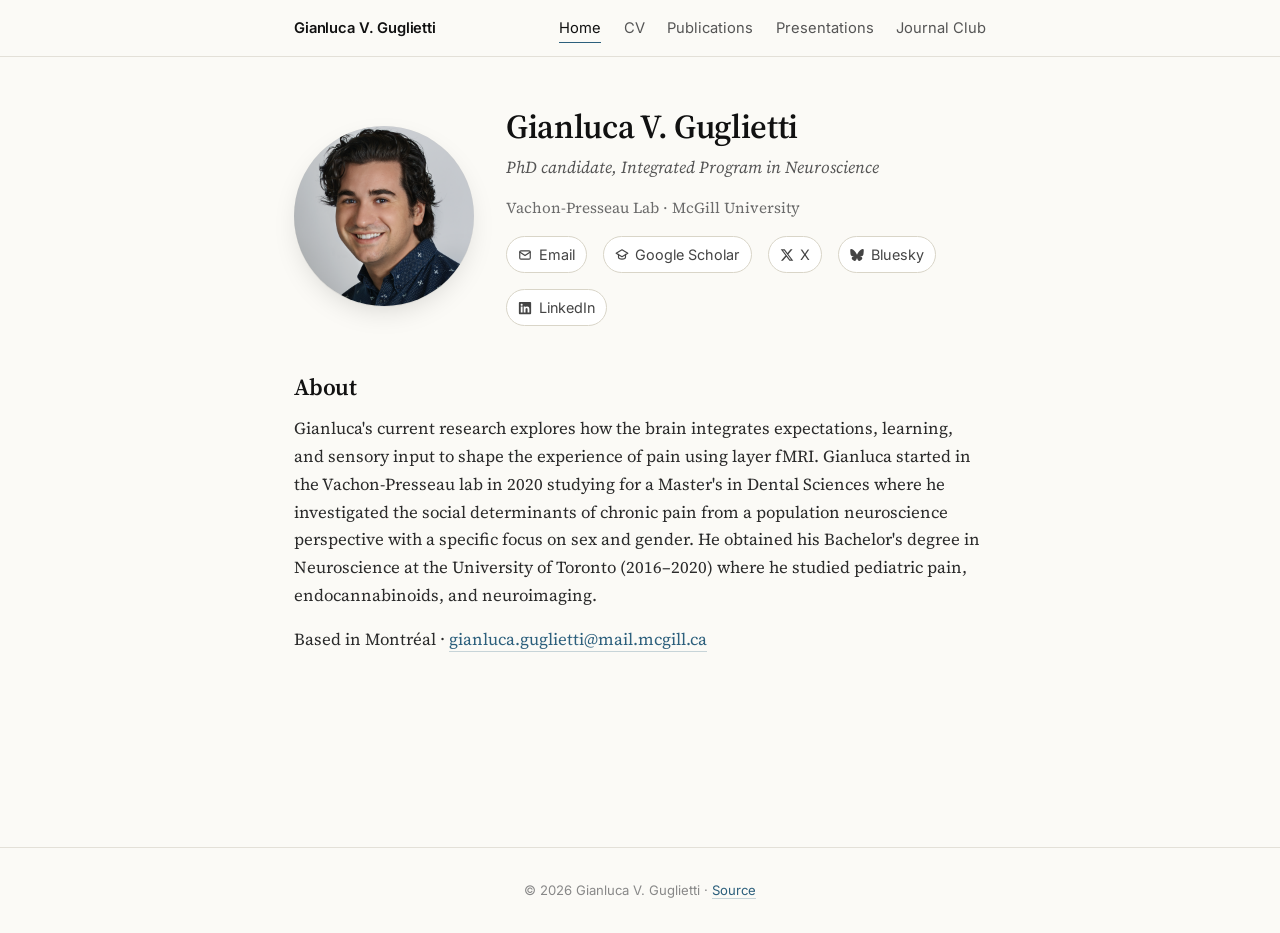
<file: index.html>
<!doctype html>
<html lang="en">
<head>
  <meta charset="utf-8" />
  <meta name="viewport" content="width=device-width, initial-scale=1" />
  <title>Gianluca V. Guglietti — Computational Neuroscience of Pain</title>
  <meta name="description" content="Gianluca V. Guglietti, PhD candidate in the Integrated Program in Neuroscience at McGill University. Layer fMRI, pain expectation, and learning." />
  <link rel="preconnect" href="https://fonts.googleapis.com" />
  <link rel="preconnect" href="https://fonts.gstatic.com" crossorigin />
  <link href="https://fonts.googleapis.com/css2?family=Inter:wght@400;500;600&family=Source+Serif+4:ital,wght@0,400;0,600;1,400&display=swap" rel="stylesheet" />
  <link rel="stylesheet" href="assets/css/style.css" />
</head>
<body>
  <nav class="site-nav">
    <div class="site-nav__inner">
      <a href="index.html" class="site-nav__brand">Gianluca V. Guglietti</a>
      <ul class="site-nav__links">
        <li><a href="index.html" class="active">Home</a></li>
        <li><a href="cv.html">CV</a></li>
        <li><a href="publications.html">Publications</a></li>
        <li><a href="presentations.html">Presentations</a></li>
        <li><a href="journal-club.html">Journal Club</a></li>
      </ul>
    </div>
  </nav>

  <main class="page">
    <section class="hero">
      <div class="hero__photo">
        <img src="assets/img/headshot.png" alt="Portrait of Gianluca V. Guglietti" />
      </div>
      <div>
        <h1 class="hero__name">Gianluca V. Guglietti</h1>
        <p class="hero__role">PhD candidate, Integrated Program in Neuroscience</p>
        <p class="hero__affil">Vachon-Presseau Lab &middot; McGill University</p>
        <div class="socials" aria-label="Contact and profiles">
          <a href="mailto:gianluca.guglietti@mail.mcgill.ca" aria-label="Email">
            <svg viewBox="0 0 24 24" fill="none" stroke="currentColor" stroke-width="2" stroke-linecap="round" stroke-linejoin="round" aria-hidden="true"><rect x="3" y="5" width="18" height="14" rx="2"/><path d="M3 7l9 6 9-6"/></svg>
            Email
          </a>
          <a href="https://scholar.google.com/citations?user=gM86wgoAAAAJ" target="_blank" rel="noopener" aria-label="Google Scholar">
            <svg viewBox="0 0 24 24" fill="none" stroke="currentColor" stroke-width="2" stroke-linecap="round" stroke-linejoin="round" aria-hidden="true"><path d="M12 3L2 9l10 6 10-6-10-6z"/><path d="M6 11v5c0 1.5 3 3 6 3s6-1.5 6-3v-5"/></svg>
            Google Scholar
          </a>
          <a href="https://x.com/gvg_neuro" target="_blank" rel="noopener" aria-label="X (Twitter)">
            <svg viewBox="0 0 24 24" fill="currentColor" aria-hidden="true"><path d="M18.244 2.25h3.308l-7.227 8.26 8.502 11.24h-6.66l-5.214-6.817L4.99 21.75H1.68l7.73-8.835L1.254 2.25h6.832l4.713 6.231 5.445-6.231zm-1.161 17.52h1.833L7.084 4.126H5.117L17.083 19.77z"/></svg>
            X
          </a>
          <a href="https://bsky.app/profile/gvg-neuro.bsky.social" target="_blank" rel="noopener" aria-label="Bluesky">
            <svg viewBox="0 0 600 530" fill="currentColor" aria-hidden="true"><path d="m135.72 44.03c66.496 49.921 138.02 151.14 164.28 205.46 26.262-54.316 97.782-155.54 164.28-205.46 47.98-36.021 125.72-63.892 125.72 24.795 0 17.712-10.155 148.79-16.111 170.07-20.703 73.984-96.144 92.854-163.25 81.433 117.3 19.964 147.14 86.092 82.697 152.22-122.39 125.59-175.91-31.511-189.63-71.766-2.514-7.3797-3.6904-10.832-3.7077-7.8964-0.0174-2.9357-1.1937 0.51669-3.7077 7.8964-13.714 40.255-67.233 197.36-189.63 71.766-64.444-66.128-34.605-132.26 82.697-152.22-67.108 11.421-142.55-7.4491-163.25-81.433-5.9562-21.282-16.111-152.36-16.111-170.07 0-88.687 77.742-60.816 125.72-24.795z"/></svg>
            Bluesky
          </a>
          <a href="https://www.linkedin.com/in/gianluca-guglietti-507228327" target="_blank" rel="noopener" aria-label="LinkedIn">
            <svg viewBox="0 0 448 512" fill="currentColor" aria-hidden="true"><path d="M416 32H31.9C14.3 32 0 46.5 0 64.3v383.4C0 465.5 14.3 480 31.9 480H416c17.6 0 32-14.5 32-32.3V64.3c0-17.8-14.4-32.3-32-32.3zM135.4 416H69V202.2h66.5V416zm-33.2-243c-21.3 0-38.5-17.3-38.5-38.5S80.9 96 102.2 96c21.2 0 38.5 17.3 38.5 38.5 0 21.3-17.2 38.5-38.5 38.5zm282.1 243h-66.4V312c0-24.8-.5-56.7-34.5-56.7-34.6 0-39.9 27-39.9 54.9V416h-66.4V202.2h63.7v29.2h.9c8.9-16.8 30.6-34.5 62.9-34.5 67.2 0 79.7 44.3 79.7 101.9V416z"/></svg>
            LinkedIn
          </a>
        </div>
      </div>
    </section>

    <section class="about">
      <h2>About</h2>
      <p>
        Gianluca's current research explores how the brain integrates expectations, learning,
        and sensory input to shape the experience of pain using layer fMRI. Gianluca started
        in the Vachon-Presseau lab in 2020 studying for a Master's in Dental Sciences where
        he investigated the social determinants of chronic pain from a population neuroscience
        perspective with a specific focus on sex and gender. He obtained his Bachelor's degree
        in Neuroscience at the University of Toronto (2016–2020) where he studied pediatric
        pain, endocannabinoids, and neuroimaging.
      </p>
      <p class="muted small">
        Based in Montréal &middot;
        <a href="mailto:gianluca.guglietti@mail.mcgill.ca">gianluca.guglietti@mail.mcgill.ca</a>
      </p>
    </section>
  </main>

  <footer class="site-footer">
    &copy; <span id="year">2026</span> Gianluca V. Guglietti &middot;
    <a href="https://github.com/Gianluca-Guglietti/gvg-neuro" target="_blank" rel="noopener">Source</a>
  </footer>
  <script>document.getElementById('year').textContent = new Date().getFullYear();</script>
</body>
</html>
</file>
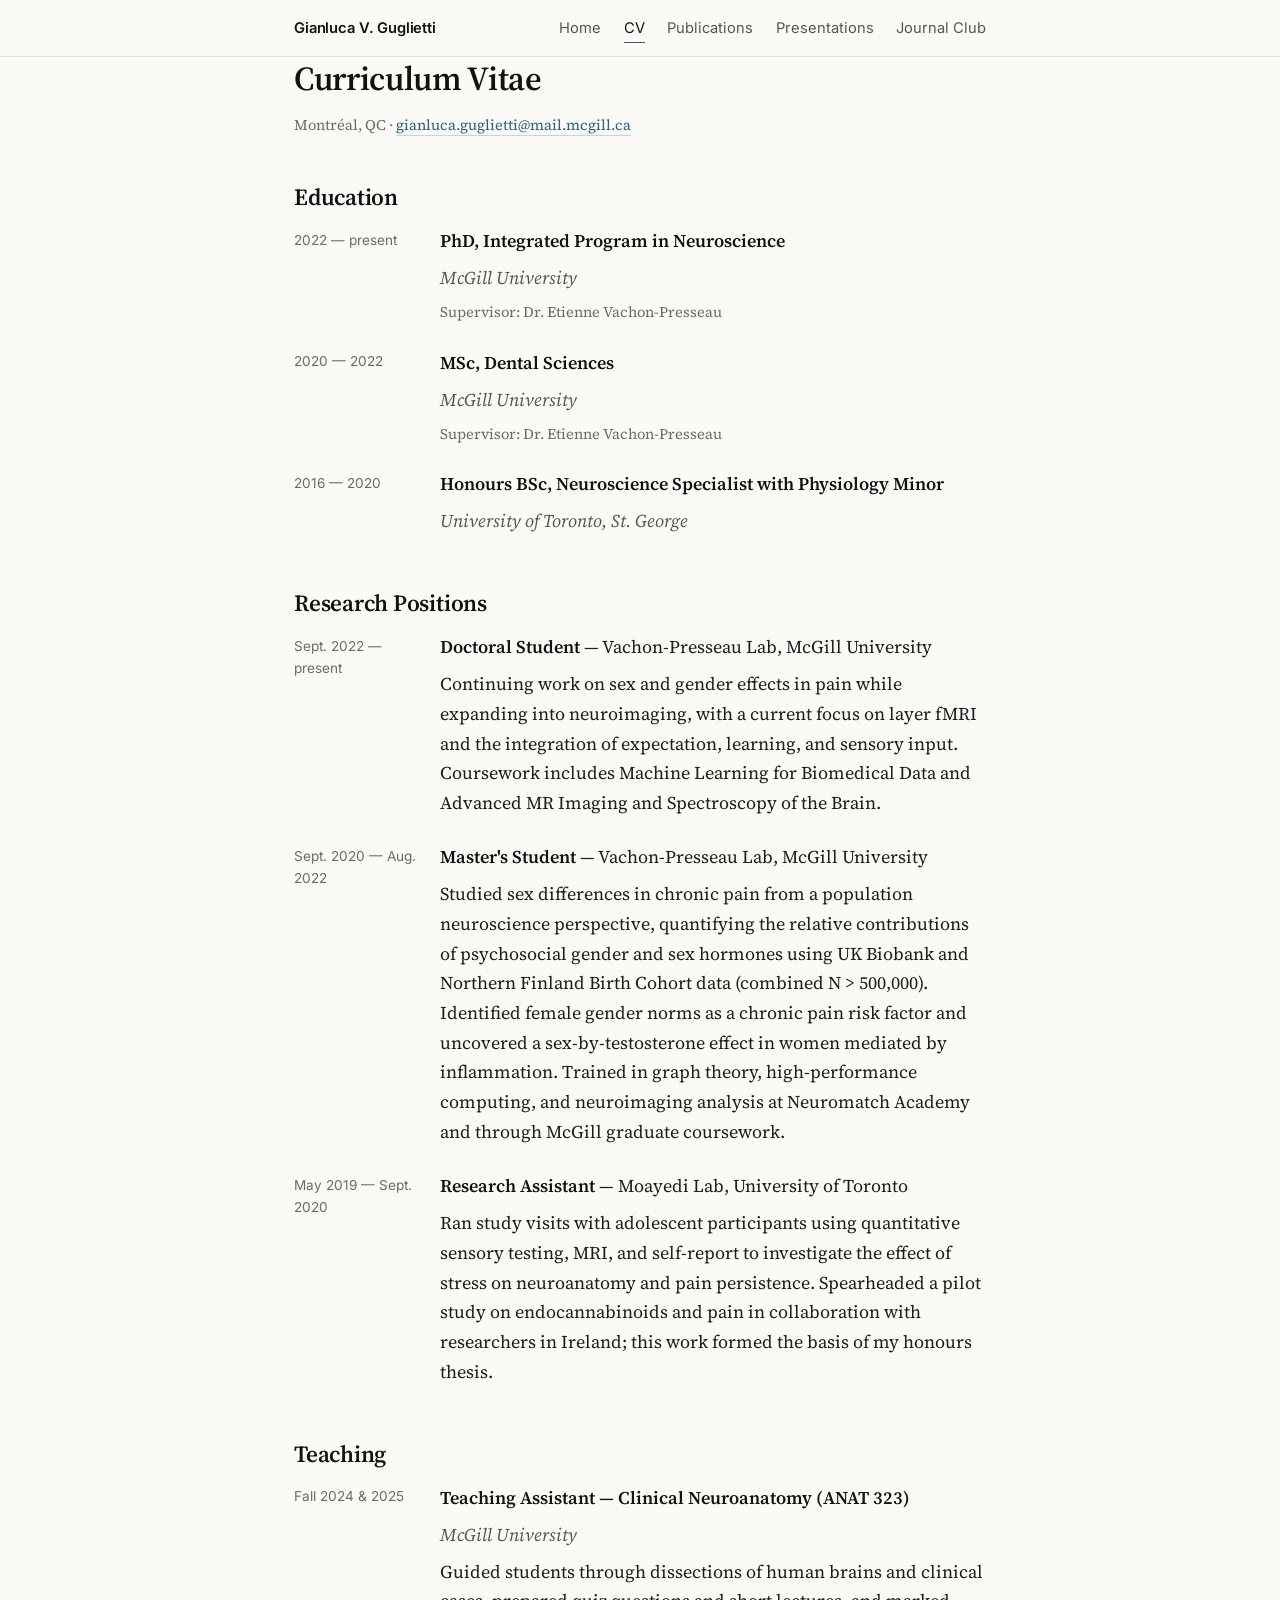
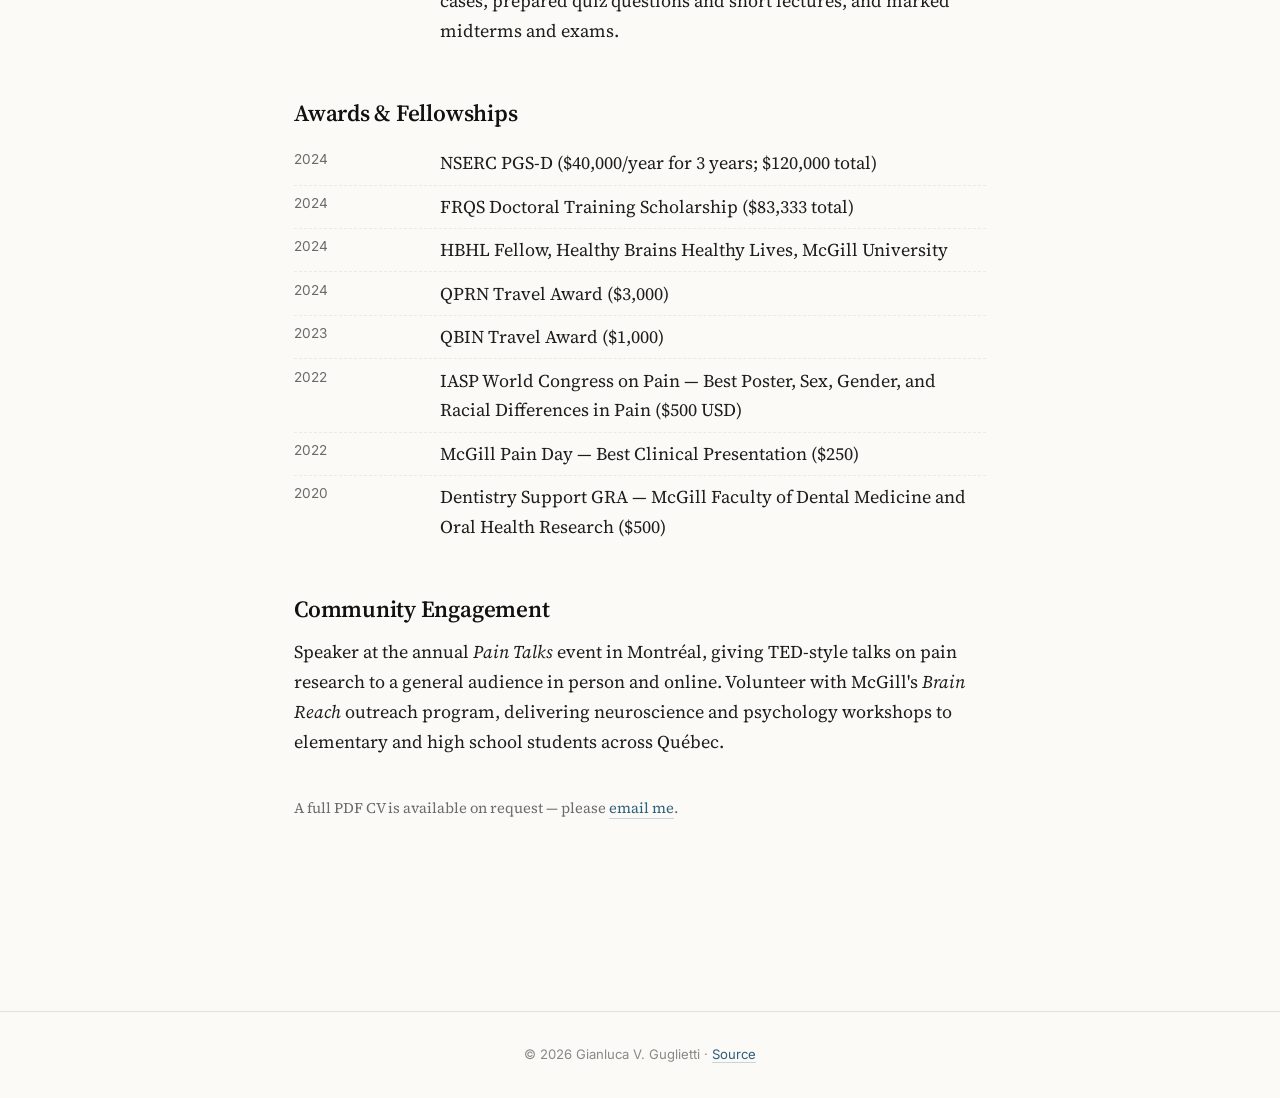
<file: cv.html>
<!doctype html>
<html lang="en">
<head>
  <meta charset="utf-8" />
  <meta name="viewport" content="width=device-width, initial-scale=1" />
  <title>CV — Gianluca V. Guglietti</title>
  <meta name="description" content="Curriculum vitae of Gianluca V. Guglietti: education, research positions, teaching, and awards." />
  <link rel="preconnect" href="https://fonts.googleapis.com" />
  <link rel="preconnect" href="https://fonts.gstatic.com" crossorigin />
  <link href="https://fonts.googleapis.com/css2?family=Inter:wght@400;500;600&family=Source+Serif+4:ital,wght@0,400;0,600;1,400&display=swap" rel="stylesheet" />
  <link rel="stylesheet" href="assets/css/style.css" />
</head>
<body>
  <nav class="site-nav">
    <div class="site-nav__inner">
      <a href="index.html" class="site-nav__brand">Gianluca V. Guglietti</a>
      <ul class="site-nav__links">
        <li><a href="index.html">Home</a></li>
        <li><a href="cv.html" class="active">CV</a></li>
        <li><a href="publications.html">Publications</a></li>
        <li><a href="presentations.html">Presentations</a></li>
        <li><a href="journal-club.html">Journal Club</a></li>
      </ul>
    </div>
  </nav>

  <main class="page">
    <h1>Curriculum Vitae</h1>
    <p class="muted small">
      Montréal, QC &middot;
      <a href="mailto:gianluca.guglietti@mail.mcgill.ca">gianluca.guglietti@mail.mcgill.ca</a>
    </p>

    <section class="cv-section">
      <h2>Education</h2>
      <div class="cv-entry">
        <div class="cv-entry__date">2022 — present</div>
        <div class="cv-entry__body">
          <p><span class="cv-entry__title">PhD, Integrated Program in Neuroscience</span></p>
          <p class="cv-entry__sub">McGill University</p>
          <p class="muted small">Supervisor: Dr. Etienne Vachon-Presseau</p>
        </div>
      </div>
      <div class="cv-entry">
        <div class="cv-entry__date">2020 — 2022</div>
        <div class="cv-entry__body">
          <p><span class="cv-entry__title">MSc, Dental Sciences</span></p>
          <p class="cv-entry__sub">McGill University</p>
          <p class="muted small">Supervisor: Dr. Etienne Vachon-Presseau</p>
        </div>
      </div>
      <div class="cv-entry">
        <div class="cv-entry__date">2016 — 2020</div>
        <div class="cv-entry__body">
          <p><span class="cv-entry__title">Honours BSc, Neuroscience Specialist with Physiology Minor</span></p>
          <p class="cv-entry__sub">University of Toronto, St. George</p>
        </div>
      </div>
    </section>

    <section class="cv-section">
      <h2>Research Positions</h2>
      <div class="cv-entry">
        <div class="cv-entry__date">Sept. 2022 — present</div>
        <div class="cv-entry__body">
          <p><span class="cv-entry__title">Doctoral Student</span> — Vachon-Presseau Lab, McGill University</p>
          <p>
            Continuing work on sex and gender effects in pain while expanding into neuroimaging,
            with a current focus on layer fMRI and the integration of expectation, learning, and
            sensory input. Coursework includes Machine Learning for Biomedical Data and Advanced
            MR Imaging and Spectroscopy of the Brain.
          </p>
        </div>
      </div>
      <div class="cv-entry">
        <div class="cv-entry__date">Sept. 2020 — Aug. 2022</div>
        <div class="cv-entry__body">
          <p><span class="cv-entry__title">Master's Student</span> — Vachon-Presseau Lab, McGill University</p>
          <p>
            Studied sex differences in chronic pain from a population neuroscience perspective,
            quantifying the relative contributions of psychosocial gender and sex hormones using
            UK Biobank and Northern Finland Birth Cohort data (combined N &gt; 500,000). Identified
            female gender norms as a chronic pain risk factor and uncovered a sex-by-testosterone
            effect in women mediated by inflammation. Trained in graph theory, high-performance
            computing, and neuroimaging analysis at Neuromatch Academy and through McGill graduate
            coursework.
          </p>
        </div>
      </div>
      <div class="cv-entry">
        <div class="cv-entry__date">May 2019 — Sept. 2020</div>
        <div class="cv-entry__body">
          <p><span class="cv-entry__title">Research Assistant</span> — Moayedi Lab, University of Toronto</p>
          <p>
            Ran study visits with adolescent participants using quantitative sensory testing, MRI,
            and self-report to investigate the effect of stress on neuroanatomy and pain
            persistence. Spearheaded a pilot study on endocannabinoids and pain in collaboration
            with researchers in Ireland; this work formed the basis of my honours thesis.
          </p>
        </div>
      </div>
    </section>

    <section class="cv-section">
      <h2>Teaching</h2>
      <div class="cv-entry">
        <div class="cv-entry__date">Fall 2024 &amp; 2025</div>
        <div class="cv-entry__body">
          <p><span class="cv-entry__title">Teaching Assistant — Clinical Neuroanatomy (ANAT 323)</span></p>
          <p class="cv-entry__sub">McGill University</p>
          <p>
            Guided students through dissections of human brains and clinical cases, prepared
            quiz questions and short lectures, and marked midterms and exams.
          </p>
        </div>
      </div>
    </section>

    <section class="cv-section">
      <h2>Awards &amp; Fellowships</h2>
      <ul class="award-list">
        <li>
          <span class="date">2024</span>
          <span>NSERC PGS-D ($40,000/year for 3 years; $120,000 total)</span>
        </li>
        <li>
          <span class="date">2024</span>
          <span>FRQS Doctoral Training Scholarship ($83,333 total)</span>
        </li>
        <li>
          <span class="date">2024</span>
          <span>HBHL Fellow, Healthy Brains Healthy Lives, McGill University</span>
        </li>
        <li>
          <span class="date">2024</span>
          <span>QPRN Travel Award ($3,000)</span>
        </li>
        <li>
          <span class="date">2023</span>
          <span>QBIN Travel Award ($1,000)</span>
        </li>
        <li>
          <span class="date">2022</span>
          <span>IASP World Congress on Pain — Best Poster, Sex, Gender, and Racial Differences in Pain ($500 USD)</span>
        </li>
        <li>
          <span class="date">2022</span>
          <span>McGill Pain Day — Best Clinical Presentation ($250)</span>
        </li>
        <li>
          <span class="date">2020</span>
          <span>Dentistry Support GRA — McGill Faculty of Dental Medicine and Oral Health Research ($500)</span>
        </li>
      </ul>
    </section>

    <section class="cv-section">
      <h2>Community Engagement</h2>
      <p>
        Speaker at the annual <em>Pain Talks</em> event in Montréal, giving TED-style talks on
        pain research to a general audience in person and online. Volunteer with McGill's
        <em>Brain Reach</em> outreach program, delivering neuroscience and psychology workshops
        to elementary and high school students across Québec.
      </p>
    </section>

    <p class="muted small">
      A full PDF CV is available on request — please <a href="mailto:gianluca.guglietti@mail.mcgill.ca">email me</a>.
    </p>
  </main>

  <footer class="site-footer">
    &copy; <span id="year">2026</span> Gianluca V. Guglietti &middot;
    <a href="https://github.com/Gianluca-Guglietti/gvg-neuro" target="_blank" rel="noopener">Source</a>
  </footer>
  <script>document.getElementById('year').textContent = new Date().getFullYear();</script>
</body>
</html>
</file>
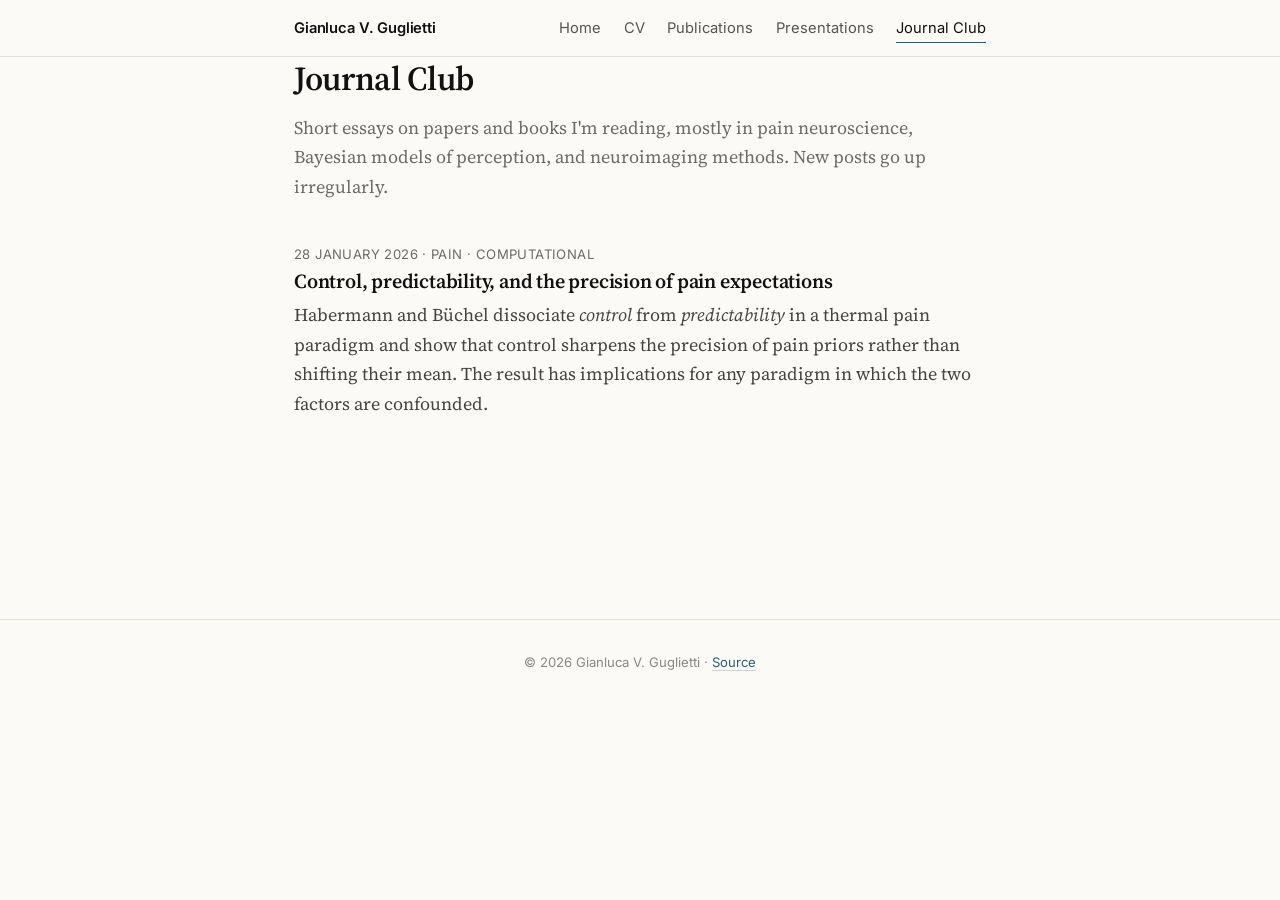
<file: journal-club.html>
<!doctype html>
<html lang="en">
<head>
  <meta charset="utf-8" />
  <meta name="viewport" content="width=device-width, initial-scale=1" />
  <title>Journal Club — Gianluca V. Guglietti</title>
  <meta name="description" content="Notes and reflections on recent papers and books in pain, neuroimaging, and computational neuroscience." />
  <link rel="preconnect" href="https://fonts.googleapis.com" />
  <link rel="preconnect" href="https://fonts.gstatic.com" crossorigin />
  <link href="https://fonts.googleapis.com/css2?family=Inter:wght@400;500;600&family=Source+Serif+4:ital,wght@0,400;0,600;1,400&display=swap" rel="stylesheet" />
  <link rel="stylesheet" href="assets/css/style.css" />
</head>
<body>
  <nav class="site-nav">
    <div class="site-nav__inner">
      <a href="index.html" class="site-nav__brand">Gianluca V. Guglietti</a>
      <ul class="site-nav__links">
        <li><a href="index.html">Home</a></li>
        <li><a href="cv.html">CV</a></li>
        <li><a href="publications.html">Publications</a></li>
        <li><a href="presentations.html">Presentations</a></li>
        <li><a href="journal-club.html" class="active">Journal Club</a></li>
      </ul>
    </div>
  </nav>

  <main class="page">
    <h1>Journal Club</h1>
    <p class="muted">
      Short essays on papers and books I'm reading, mostly in pain neuroscience,
      Bayesian models of perception, and neuroimaging methods. New posts go up irregularly.
    </p>

    <ul class="jc-list">
      <li>
        <div class="jc-meta">28 January 2026 &middot; Pain &middot; Computational</div>
        <h2 class="jc-title">
          <a href="posts/2026-01-control-predictability-precision.html">
            Control, predictability, and the precision of pain expectations
          </a>
        </h2>
        <p class="jc-excerpt">
          Habermann and Büchel dissociate <em>control</em> from <em>predictability</em> in a
          thermal pain paradigm and show that control sharpens the precision of pain priors
          rather than shifting their mean. The result has implications for any paradigm in
          which the two factors are confounded.
        </p>
      </li>
    </ul>
  </main>

  <footer class="site-footer">
    &copy; <span id="year">2026</span> Gianluca V. Guglietti &middot;
    <a href="https://github.com/Gianluca-Guglietti/gvg-neuro" target="_blank" rel="noopener">Source</a>
  </footer>
  <script>document.getElementById('year').textContent = new Date().getFullYear();</script>
</body>
</html>
</file>
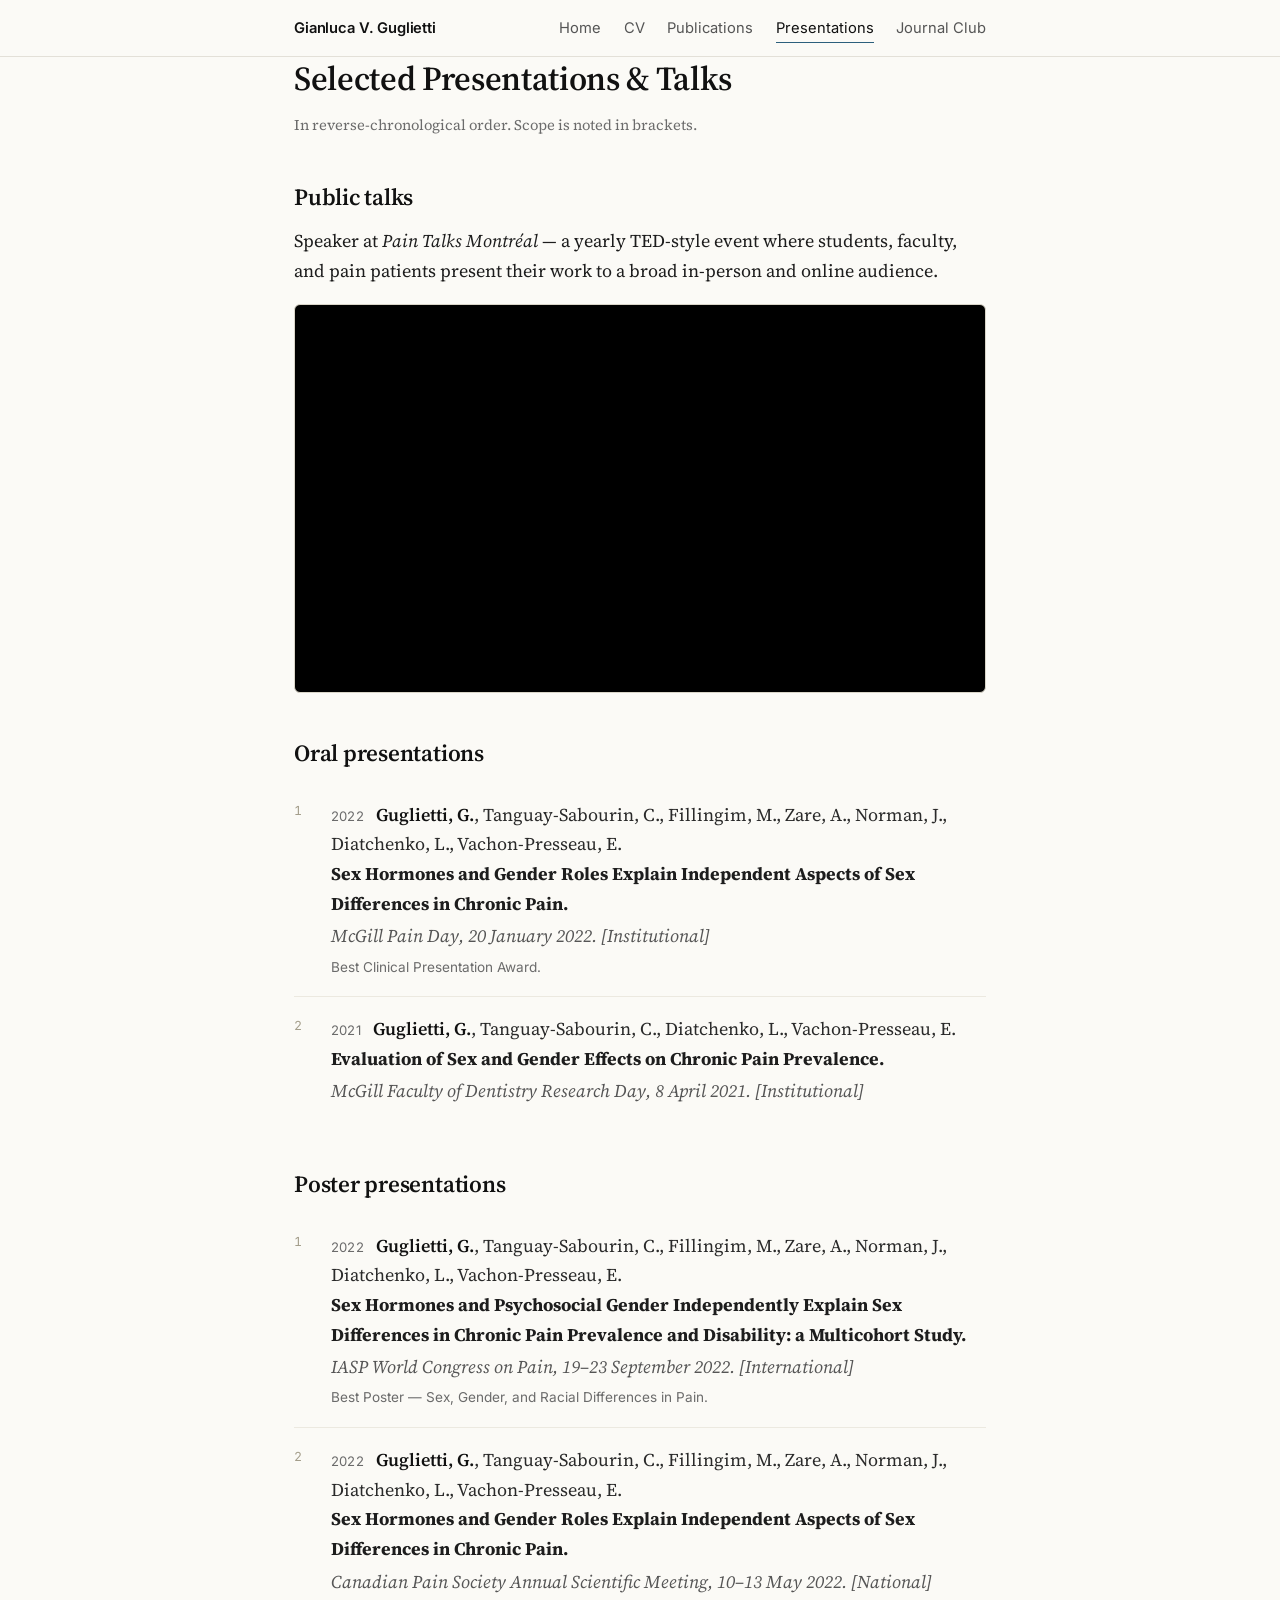
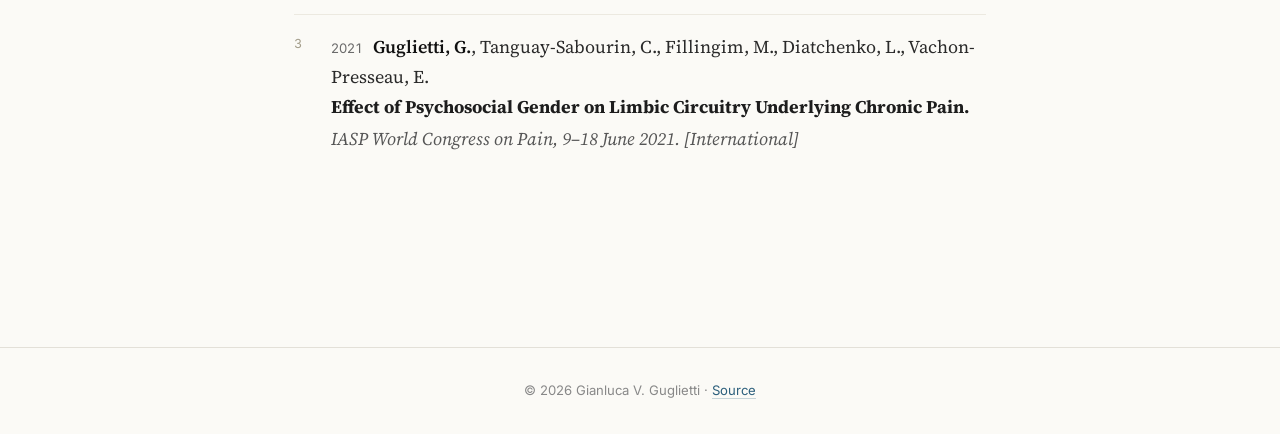
<file: presentations.html>
<!doctype html>
<html lang="en">
<head>
  <meta charset="utf-8" />
  <meta name="viewport" content="width=device-width, initial-scale=1" />
  <title>Presentations — Gianluca V. Guglietti</title>
  <meta name="description" content="Selected conference presentations, talks, and posters by Gianluca V. Guglietti." />
  <link rel="preconnect" href="https://fonts.googleapis.com" />
  <link rel="preconnect" href="https://fonts.gstatic.com" crossorigin />
  <link href="https://fonts.googleapis.com/css2?family=Inter:wght@400;500;600&family=Source+Serif+4:ital,wght@0,400;0,600;1,400&display=swap" rel="stylesheet" />
  <link rel="stylesheet" href="assets/css/style.css" />
</head>
<body>
  <nav class="site-nav">
    <div class="site-nav__inner">
      <a href="index.html" class="site-nav__brand">Gianluca V. Guglietti</a>
      <ul class="site-nav__links">
        <li><a href="index.html">Home</a></li>
        <li><a href="cv.html">CV</a></li>
        <li><a href="publications.html">Publications</a></li>
        <li><a href="presentations.html" class="active">Presentations</a></li>
        <li><a href="journal-club.html">Journal Club</a></li>
      </ul>
    </div>
  </nav>

  <main class="page">
    <h1>Selected Presentations &amp; Talks</h1>
    <p class="muted small">In reverse-chronological order. Scope is noted in brackets.</p>

    <h2>Public talks</h2>
    <p>
      Speaker at <em>Pain Talks Montréal</em> — a yearly TED-style event where students,
      faculty, and pain patients present their work to a broad in-person and online audience.
    </p>
    <div class="video-embed">
      <iframe
        src="https://www.youtube.com/embed/1FXIRbL-TSU"
        title="Pain Talks Montréal — Gianluca V. Guglietti"
        frameborder="0"
        allow="accelerometer; autoplay; clipboard-write; encrypted-media; gyroscope; picture-in-picture; web-share"
        referrerpolicy="strict-origin-when-cross-origin"
        allowfullscreen></iframe>
    </div>

    <h2>Oral presentations</h2>
    <ol class="entry-list">
      <li>
        <span class="entry__year">2022</span>
        <span class="entry__authors">
          <span class="me">Guglietti, G.</span>, Tanguay-Sabourin, C., Fillingim, M., Zare, A.,
          Norman, J., Diatchenko, L., Vachon-Presseau, E.
        </span>
        <span class="entry__title"><strong>Sex Hormones and Gender Roles Explain Independent Aspects of Sex Differences in Chronic Pain.</strong></span>
        <span class="entry__venue">McGill Pain Day, 20 January 2022. [Institutional]</span>
        <div class="entry__links muted small">Best Clinical Presentation Award.</div>
      </li>
      <li>
        <span class="entry__year">2021</span>
        <span class="entry__authors">
          <span class="me">Guglietti, G.</span>, Tanguay-Sabourin, C., Diatchenko, L., Vachon-Presseau, E.
        </span>
        <span class="entry__title"><strong>Evaluation of Sex and Gender Effects on Chronic Pain Prevalence.</strong></span>
        <span class="entry__venue">McGill Faculty of Dentistry Research Day, 8 April 2021. [Institutional]</span>
      </li>
    </ol>

    <h2>Poster presentations</h2>
    <ol class="entry-list">
      <li>
        <span class="entry__year">2022</span>
        <span class="entry__authors">
          <span class="me">Guglietti, G.</span>, Tanguay-Sabourin, C., Fillingim, M., Zare, A.,
          Norman, J., Diatchenko, L., Vachon-Presseau, E.
        </span>
        <span class="entry__title"><strong>Sex Hormones and Psychosocial Gender Independently Explain Sex Differences in Chronic Pain Prevalence and Disability: a Multicohort Study.</strong></span>
        <span class="entry__venue">IASP World Congress on Pain, 19–23 September 2022. [International]</span>
        <div class="entry__links muted small">Best Poster — Sex, Gender, and Racial Differences in Pain.</div>
      </li>
      <li>
        <span class="entry__year">2022</span>
        <span class="entry__authors">
          <span class="me">Guglietti, G.</span>, Tanguay-Sabourin, C., Fillingim, M., Zare, A.,
          Norman, J., Diatchenko, L., Vachon-Presseau, E.
        </span>
        <span class="entry__title"><strong>Sex Hormones and Gender Roles Explain Independent Aspects of Sex Differences in Chronic Pain.</strong></span>
        <span class="entry__venue">Canadian Pain Society Annual Scientific Meeting, 10–13 May 2022. [National]</span>
      </li>
      <li>
        <span class="entry__year">2021</span>
        <span class="entry__authors">
          <span class="me">Guglietti, G.</span>, Tanguay-Sabourin, C., Fillingim, M., Diatchenko, L.,
          Vachon-Presseau, E.
        </span>
        <span class="entry__title"><strong>Effect of Psychosocial Gender on Limbic Circuitry Underlying Chronic Pain.</strong></span>
        <span class="entry__venue">IASP World Congress on Pain, 9–18 June 2021. [International]</span>
      </li>
    </ol>

  </main>

  <footer class="site-footer">
    &copy; <span id="year">2026</span> Gianluca V. Guglietti &middot;
    <a href="https://github.com/Gianluca-Guglietti/gvg-neuro" target="_blank" rel="noopener">Source</a>
  </footer>
  <script>document.getElementById('year').textContent = new Date().getFullYear();</script>
</body>
</html>
</file>
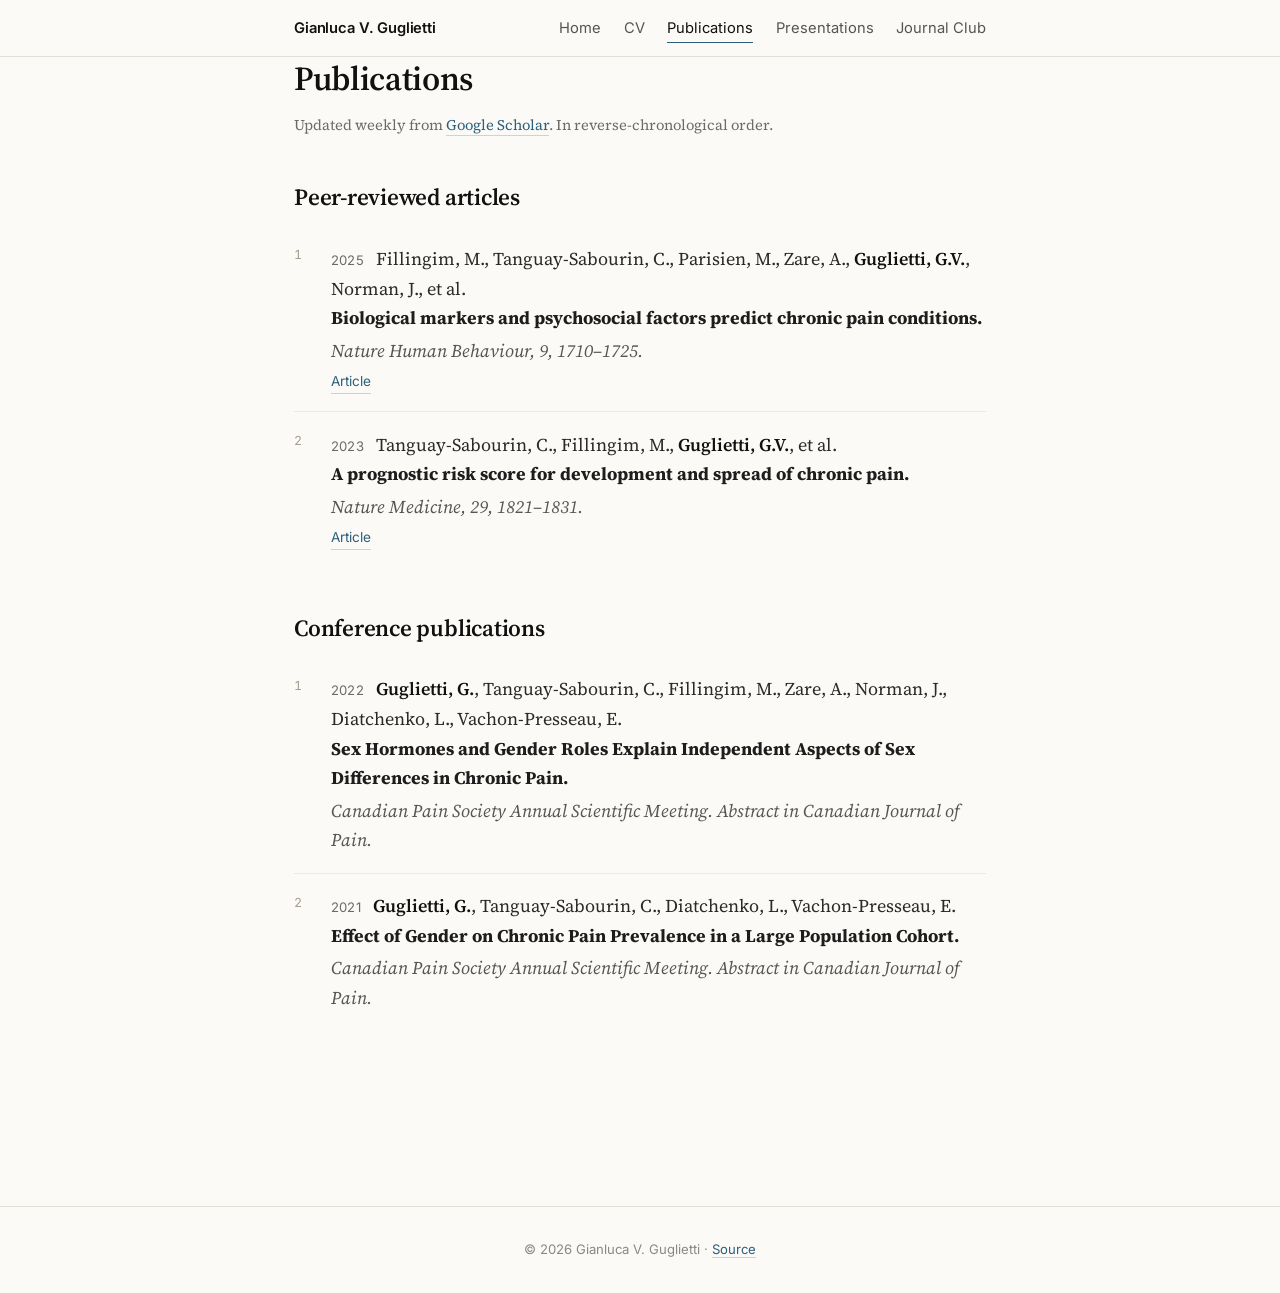
<file: publications.html>
<!doctype html>
<html lang="en">
<head>
  <meta charset="utf-8" />
  <meta name="viewport" content="width=device-width, initial-scale=1" />
  <title>Publications — Gianluca V. Guglietti</title>
  <meta name="description" content="Peer-reviewed publications and conference papers by Gianluca V. Guglietti." />
  <link rel="preconnect" href="https://fonts.googleapis.com" />
  <link rel="preconnect" href="https://fonts.gstatic.com" crossorigin />
  <link href="https://fonts.googleapis.com/css2?family=Inter:wght@400;500;600&family=Source+Serif+4:ital,wght@0,400;0,600;1,400&display=swap" rel="stylesheet" />
  <link rel="stylesheet" href="assets/css/style.css" />
</head>
<body>
  <nav class="site-nav">
    <div class="site-nav__inner">
      <a href="index.html" class="site-nav__brand">Gianluca V. Guglietti</a>
      <ul class="site-nav__links">
        <li><a href="index.html">Home</a></li>
        <li><a href="cv.html">CV</a></li>
        <li><a href="publications.html" class="active">Publications</a></li>
        <li><a href="presentations.html">Presentations</a></li>
        <li><a href="journal-club.html">Journal Club</a></li>
      </ul>
    </div>
  </nav>

  <main class="page">
    <h1>Publications</h1>
    <p class="muted small">
      Updated weekly from
      <a href="https://scholar.google.com/citations?user=gM86wgoAAAAJ" target="_blank" rel="noopener">Google Scholar</a>.
      In reverse-chronological order.
    </p>

    <!-- BEGIN: auto-generated publications. Will be overwritten by scripts/update_scholar.py -->
    <h2>Peer-reviewed articles</h2>
    <ol class="entry-list" id="articles">
      <li>
        <span class="entry__year">2025</span>
        <span class="entry__authors">
          Fillingim, M., Tanguay-Sabourin, C., Parisien, M., Zare, A.,
          <span class="me">Guglietti, G.V.</span>, Norman, J., et al.
        </span>
        <span class="entry__title"><strong>Biological markers and psychosocial factors predict chronic pain conditions.</strong></span>
        <span class="entry__venue">Nature Human Behaviour, 9, 1710–1725.</span>
        <div class="entry__links">
          <a href="https://doi.org/10.1038/s41562-025-02156-y" target="_blank" rel="noopener">Article</a>
        </div>
      </li>
      <li>
        <span class="entry__year">2023</span>
        <span class="entry__authors">
          Tanguay-Sabourin, C., Fillingim, M.,
          <span class="me">Guglietti, G.V.</span>, et al.
        </span>
        <span class="entry__title"><strong>A prognostic risk score for development and spread of chronic pain.</strong></span>
        <span class="entry__venue">Nature Medicine, 29, 1821–1831.</span>
        <div class="entry__links">
          <a href="https://www.nature.com/articles/s41591-023-02430-4" target="_blank" rel="noopener">Article</a>
        </div>
      </li>
    </ol>

    <h2>Conference publications</h2>
    <ol class="entry-list" id="conference">
      <li>
        <span class="entry__year">2022</span>
        <span class="entry__authors">
          <span class="me">Guglietti, G.</span>, Tanguay-Sabourin, C., Fillingim, M., Zare, A.,
          Norman, J., Diatchenko, L., Vachon-Presseau, E.
        </span>
        <span class="entry__title"><strong>Sex Hormones and Gender Roles Explain Independent Aspects of Sex Differences in Chronic Pain.</strong></span>
        <span class="entry__venue">Canadian Pain Society Annual Scientific Meeting. Abstract in Canadian Journal of Pain.</span>
      </li>
      <li>
        <span class="entry__year">2021</span>
        <span class="entry__authors">
          <span class="me">Guglietti, G.</span>, Tanguay-Sabourin, C., Diatchenko, L., Vachon-Presseau, E.
        </span>
        <span class="entry__title"><strong>Effect of Gender on Chronic Pain Prevalence in a Large Population Cohort.</strong></span>
        <span class="entry__venue">Canadian Pain Society Annual Scientific Meeting. Abstract in Canadian Journal of Pain.</span>
      </li>
    </ol>
    <!-- END: auto-generated publications -->
  </main>

  <footer class="site-footer">
    &copy; <span id="year">2026</span> Gianluca V. Guglietti &middot;
    <a href="https://github.com/Gianluca-Guglietti/gvg-neuro" target="_blank" rel="noopener">Source</a>
  </footer>
  <script>document.getElementById('year').textContent = new Date().getFullYear();</script>
</body>
</html>
</file>
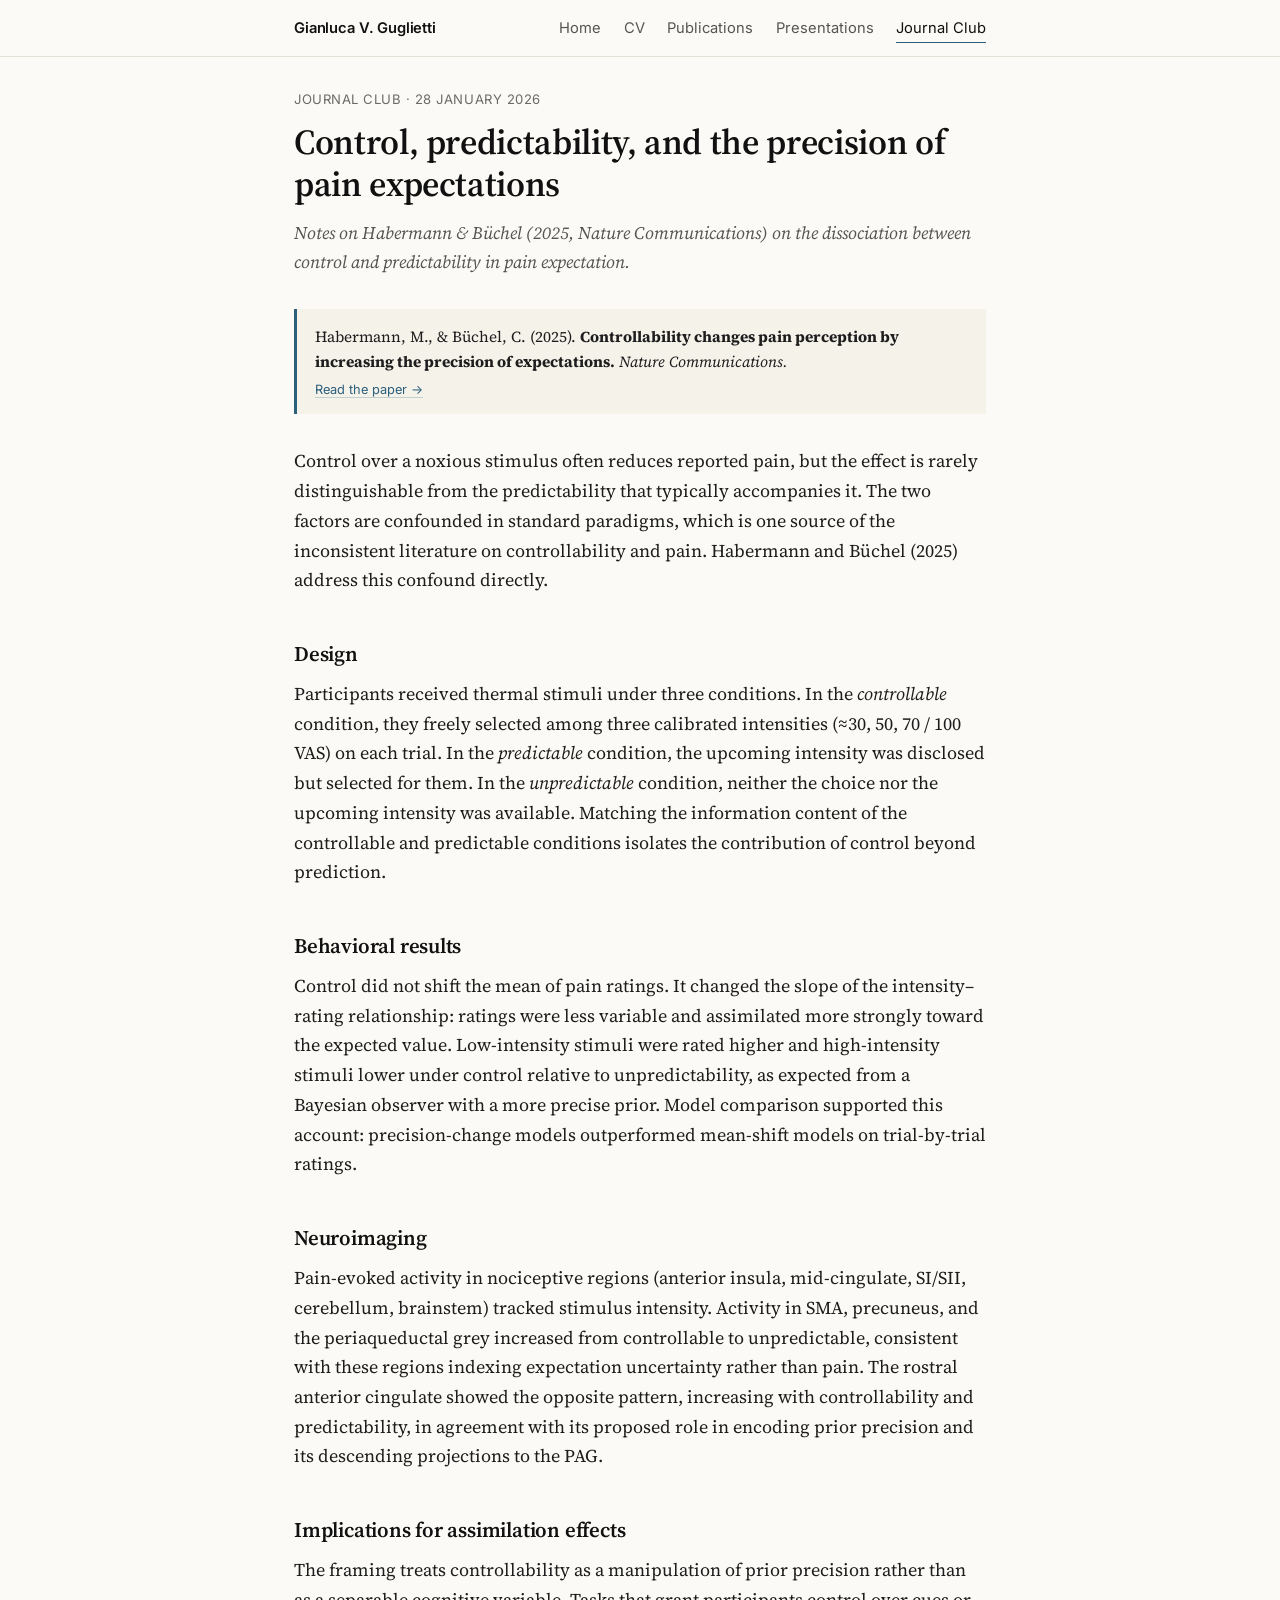
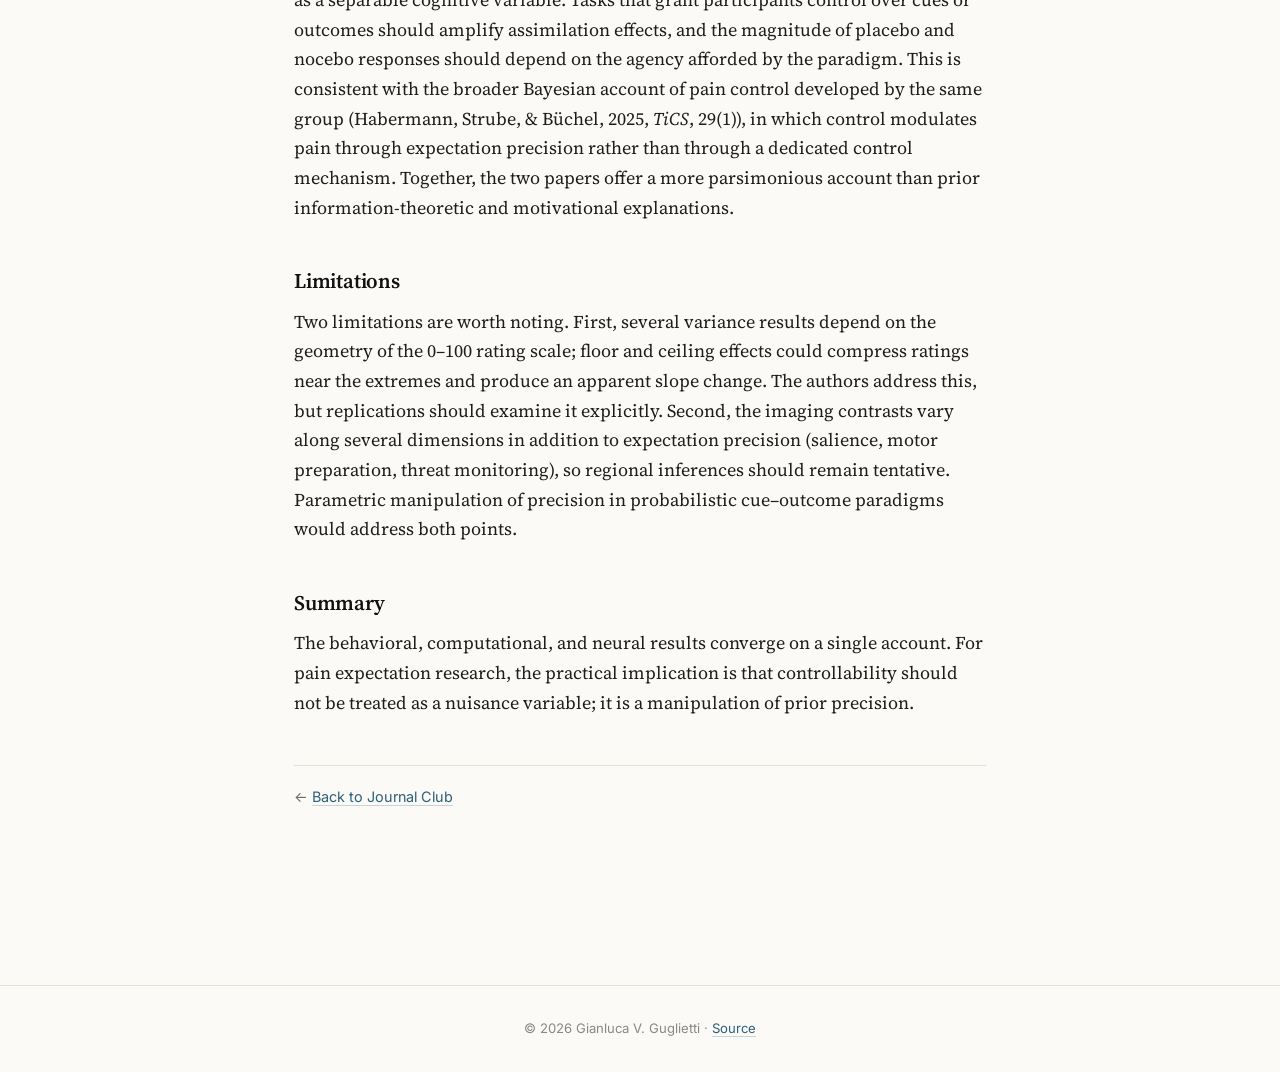
<file: posts/2026-01-control-predictability-precision.html>
<!doctype html>
<html lang="en">
<head>
  <meta charset="utf-8" />
  <meta name="viewport" content="width=device-width, initial-scale=1" />
  <title>Control, predictability, and the precision of pain expectations — Journal Club — Gianluca V. Guglietti</title>
  <meta name="description" content="Notes on Habermann & Büchel (2025, Nature Communications) on how controllability sharpens the precision of pain expectations and what this means for assimilation effects." />
  <link rel="preconnect" href="https://fonts.googleapis.com" />
  <link rel="preconnect" href="https://fonts.gstatic.com" crossorigin />
  <link href="https://fonts.googleapis.com/css2?family=Inter:wght@400;500;600&family=Source+Serif+4:ital,wght@0,400;0,600;1,400&display=swap" rel="stylesheet" />
  <link rel="stylesheet" href="../assets/css/style.css" />
</head>
<body>
  <nav class="site-nav">
    <div class="site-nav__inner">
      <a href="../index.html" class="site-nav__brand">Gianluca V. Guglietti</a>
      <ul class="site-nav__links">
        <li><a href="../index.html">Home</a></li>
        <li><a href="../cv.html">CV</a></li>
        <li><a href="../publications.html">Publications</a></li>
        <li><a href="../presentations.html">Presentations</a></li>
        <li><a href="../journal-club.html" class="active">Journal Club</a></li>
      </ul>
    </div>
  </nav>

  <main class="page">
    <header class="post-header">
      <p class="post-meta">Journal Club &middot; 28 January 2026</p>
      <h1 class="post-title">Control, predictability, and the precision of pain expectations</h1>
      <p class="post-subtitle">Notes on Habermann &amp; Büchel (2025, <em>Nature Communications</em>) on the dissociation between control and predictability in pain expectation.</p>
    </header>

    <div class="cite-box">
      <p>
        Habermann, M., &amp; Büchel, C. (2025).
        <strong>Controllability changes pain perception by increasing the precision of expectations.</strong>
        <em>Nature Communications.</em>
      </p>
      <p class="ui"><a href="https://www.nature.com/articles/s41467-025-66038-7" target="_blank" rel="noopener">Read the paper →</a></p>
    </div>

    <div class="post-body">
      <p>
        Control over a noxious stimulus often reduces reported pain, but the effect is rarely
        distinguishable from the predictability that typically accompanies it. The two factors
        are confounded in standard paradigms, which is one source of the inconsistent literature
        on controllability and pain. Habermann and Büchel (2025) address this confound directly.
      </p>

      <h2>Design</h2>
      <p>
        Participants received thermal stimuli under three conditions. In the
        <em>controllable</em> condition, they freely selected among three calibrated intensities
        (≈30, 50, 70 / 100 VAS) on each trial. In the <em>predictable</em> condition, the
        upcoming intensity was disclosed but selected for them. In the <em>unpredictable</em>
        condition, neither the choice nor the upcoming intensity was available. Matching the
        information content of the controllable and predictable conditions isolates the
        contribution of control beyond prediction.
      </p>

      <h2>Behavioral results</h2>
      <p>
        Control did not shift the mean of pain ratings. It changed the slope of the
        intensity–rating relationship: ratings were less variable and assimilated more strongly
        toward the expected value. Low-intensity stimuli were rated higher and high-intensity
        stimuli lower under control relative to unpredictability, as expected from a Bayesian
        observer with a more precise prior. Model comparison supported this account:
        precision-change models outperformed mean-shift models on trial-by-trial ratings.
      </p>

      <h2>Neuroimaging</h2>
      <p>
        Pain-evoked activity in nociceptive regions (anterior insula, mid-cingulate, SI/SII,
        cerebellum, brainstem) tracked stimulus intensity. Activity in SMA, precuneus, and the
        periaqueductal grey increased from controllable to unpredictable, consistent with these
        regions indexing expectation uncertainty rather than pain. The rostral anterior cingulate
        showed the opposite pattern, increasing with controllability and predictability, in
        agreement with its proposed role in encoding prior precision and its descending
        projections to the PAG.
      </p>

      <h2>Implications for assimilation effects</h2>
      <p>
        The framing treats controllability as a manipulation of prior precision rather than as a
        separable cognitive variable. Tasks that grant participants control over cues or outcomes
        should amplify assimilation effects, and the magnitude of placebo and nocebo responses
        should depend on the agency afforded by the paradigm. This is consistent with the
        broader Bayesian account of pain control developed by the same group (Habermann, Strube,
        &amp; Büchel, 2025, <em>TiCS</em>, 29(1)), in which control modulates pain through
        expectation precision rather than through a dedicated control mechanism. Together, the
        two papers offer a more parsimonious account than prior information-theoretic and
        motivational explanations.
      </p>

      <h2>Limitations</h2>
      <p>
        Two limitations are worth noting. First, several variance results depend on the geometry
        of the 0–100 rating scale; floor and ceiling effects could compress ratings near the
        extremes and produce an apparent slope change. The authors address this, but
        replications should examine it explicitly. Second, the imaging contrasts vary along
        several dimensions in addition to expectation precision (salience, motor preparation,
        threat monitoring), so regional inferences should remain tentative. Parametric
        manipulation of precision in probabilistic cue–outcome paradigms would address both
        points.
      </p>

      <h2>Summary</h2>
      <p>
        The behavioral, computational, and neural results converge on a single account. For pain
        expectation research, the practical implication is that controllability should not be
        treated as a nuisance variable; it is a manipulation of prior precision.
      </p>
    </div>

    <footer class="post-footer">
      ← <a href="../journal-club.html">Back to Journal Club</a>
    </footer>
  </main>

  <footer class="site-footer">
    &copy; <span id="year">2026</span> Gianluca V. Guglietti &middot;
    <a href="https://github.com/Gianluca-Guglietti/gvg-neuro" target="_blank" rel="noopener">Source</a>
  </footer>
  <script>document.getElementById('year').textContent = new Date().getFullYear();</script>
</body>
</html>
</file>
<file: assets/css/style.css>
/* ---------- Reset & base ---------- */
*, *::before, *::after { box-sizing: border-box; }
html { -webkit-text-size-adjust: 100%; }
body {
  margin: 0;
  font-family: 'Source Serif 4', 'Source Serif Pro', 'Crimson Pro', Georgia, 'Times New Roman', serif;
  font-size: 18px;
  line-height: 1.65;
  color: #1d1d1d;
  background: #fbfaf6;
  -webkit-font-smoothing: antialiased;
  -moz-osx-font-smoothing: grayscale;
}
img { max-width: 100%; height: auto; display: block; }
a {
  color: #2c5f7c;
  text-decoration: none;
  border-bottom: 1px solid rgba(44, 95, 124, 0.25);
  transition: border-color 0.15s ease, color 0.15s ease;
}
a:hover { border-bottom-color: #2c5f7c; color: #1d4a63; }
h1, h2, h3, h4 {
  font-family: 'Source Serif 4', 'Source Serif Pro', 'Crimson Pro', Georgia, serif;
  font-weight: 600;
  line-height: 1.25;
  color: #111;
  letter-spacing: -0.01em;
}
h1 { font-size: 2.1rem; margin: 0 0 0.4em; }
h2 { font-size: 1.45rem; margin: 2em 0 0.6em; }
h3 { font-size: 1.15rem; margin: 1.6em 0 0.4em; }
p { margin: 0 0 1em; }
hr {
  border: 0;
  border-top: 1px solid #e3e0d8;
  margin: 2.5rem 0;
}
code, pre, .ui, nav, button {
  font-family: 'Inter', -apple-system, BlinkMacSystemFont, 'Segoe UI', Roboto, sans-serif;
}

/* ---------- Layout ---------- */
.page {
  max-width: 740px;
  margin: 0 auto;
  padding: 0 1.5rem 6rem;
}
.muted { color: #6b6b6b; }
.small { font-size: 0.92rem; }

/* ---------- Nav ---------- */
.site-nav {
  border-bottom: 1px solid #e3e0d8;
  background: #fbfaf6;
  position: sticky;
  top: 0;
  z-index: 10;
}
.site-nav__inner {
  max-width: 740px;
  margin: 0 auto;
  padding: 1rem 1.5rem;
  display: flex;
  align-items: baseline;
  justify-content: space-between;
  gap: 1rem;
  flex-wrap: wrap;
  font-family: 'Inter', system-ui, sans-serif;
  font-size: 0.92rem;
}
.site-nav__brand {
  font-weight: 600;
  letter-spacing: -0.01em;
  color: #111;
  border: none;
}
.site-nav__brand:hover { color: #2c5f7c; }
.site-nav__links {
  display: flex;
  gap: 1.4rem;
  list-style: none;
  padding: 0;
  margin: 0;
  flex-wrap: wrap;
}
.site-nav__links a {
  color: #555;
  border: none;
  position: relative;
}
.site-nav__links a:hover { color: #2c5f7c; }
.site-nav__links a.active { color: #111; }
.site-nav__links a.active::after {
  content: '';
  position: absolute;
  left: 0; right: 0; bottom: -6px;
  height: 1px;
  background: #2c5f7c;
}

/* ---------- Homepage hero ---------- */
.hero {
  display: grid;
  grid-template-columns: 180px 1fr;
  gap: 2rem;
  align-items: center;
  margin: 3rem 0 1.5rem;
}
.hero__photo {
  width: 180px;
  height: 180px;
  border-radius: 50%;
  overflow: hidden;
  background: #efece4;
  box-shadow: 0 1px 0 rgba(0,0,0,0.05), 0 10px 30px -10px rgba(0,0,0,0.18);
}
.hero__photo img {
  width: 100%;
  height: 100%;
  object-fit: cover;
}
.hero__name { margin: 0 0 0.2em; }
.hero__role {
  color: #555;
  font-style: italic;
  margin: 0 0 0.8em;
  font-size: 1.05rem;
}
.hero__affil {
  color: #6b6b6b;
  font-size: 0.95rem;
  margin: 0;
}

/* ---------- Social row ---------- */
.socials {
  display: flex;
  gap: 1rem;
  flex-wrap: wrap;
  margin: 1rem 0 0;
  font-family: 'Inter', system-ui, sans-serif;
  font-size: 0.9rem;
}
.socials a {
  display: inline-flex;
  align-items: center;
  gap: 0.4rem;
  padding: 0.35rem 0.7rem;
  border: 1px solid #d9d5c8;
  border-radius: 999px;
  color: #444;
  background: #fff;
}
.socials a:hover {
  border-color: #2c5f7c;
  color: #2c5f7c;
}
.socials svg {
  width: 14px;
  height: 14px;
  flex-shrink: 0;
}

/* ---------- About section ---------- */
.about {
  margin-top: 2rem;
}
.about p {
  font-size: 1.05rem;
  color: #2a2a2a;
}

/* ---------- Lists (publications/presentations) ---------- */
.entry-list {
  list-style: none;
  padding: 0;
  margin: 0;
  counter-reset: entry;
}
.entry-list > li {
  position: relative;
  padding: 1.1rem 0 1.1rem 2.3rem;
  border-bottom: 1px solid #ece9e0;
  counter-increment: entry;
}
.entry-list > li:last-child { border-bottom: none; }
.entry-list > li::before {
  content: counter(entry);
  position: absolute;
  left: 0;
  top: 1.2rem;
  font-family: 'Inter', system-ui, sans-serif;
  font-size: 0.78rem;
  font-variant-numeric: tabular-nums;
  color: #a39d8a;
  letter-spacing: 0.04em;
}
.entry__title { display: block; margin-bottom: 0.15em; }
.entry__authors { color: #2a2a2a; }
.entry__authors .me { font-weight: 600; color: #111; }
.entry__venue {
  display: block;
  font-style: italic;
  color: #555;
  margin-top: 0.15em;
}
.entry__year {
  font-family: 'Inter', system-ui, sans-serif;
  font-size: 0.82rem;
  color: #6b6b6b;
  letter-spacing: 0.02em;
  display: inline-block;
  margin-right: 0.6em;
}
.entry__links {
  font-family: 'Inter', system-ui, sans-serif;
  font-size: 0.85rem;
  margin-top: 0.3rem;
}
.entry__links a {
  display: inline-block;
  margin-right: 0.8rem;
}

/* ---------- CV ---------- */
.cv-section { margin-bottom: 2.5rem; }
.cv-entry {
  display: grid;
  grid-template-columns: 130px 1fr;
  gap: 1rem;
  margin-bottom: 1.1rem;
}
.cv-entry__date {
  font-family: 'Inter', system-ui, sans-serif;
  font-size: 0.85rem;
  color: #6b6b6b;
  padding-top: 0.15rem;
}
.cv-entry__body p { margin: 0 0 0.4em; }
.cv-entry__title { font-weight: 600; color: #111; }
.cv-entry__sub { color: #555; font-style: italic; }

.award-list {
  list-style: none;
  padding: 0;
  margin: 0;
}
.award-list li {
  display: grid;
  grid-template-columns: 130px 1fr;
  gap: 1rem;
  padding: 0.4rem 0;
  border-bottom: 1px dashed #ece9e0;
}
.award-list li:last-child { border-bottom: none; }
.award-list .date {
  font-family: 'Inter', system-ui, sans-serif;
  font-size: 0.85rem;
  color: #6b6b6b;
}

/* ---------- Journal Club listing ---------- */
.jc-list {
  list-style: none;
  padding: 0;
  margin: 0;
}
.jc-list li {
  padding: 1.5rem 0;
  border-bottom: 1px solid #ece9e0;
}
.jc-list li:last-child { border-bottom: none; }
.jc-meta {
  font-family: 'Inter', system-ui, sans-serif;
  font-size: 0.82rem;
  color: #6b6b6b;
  letter-spacing: 0.03em;
  text-transform: uppercase;
}
.jc-title {
  font-size: 1.25rem;
  margin: 0.2rem 0 0.4rem;
  font-weight: 600;
}
.jc-title a {
  color: #111;
  border: none;
}
.jc-title a:hover { color: #2c5f7c; }
.jc-excerpt { color: #444; margin: 0; }

/* ---------- Journal club post ---------- */
.post-header { margin: 2rem 0 2rem; }
.post-meta {
  font-family: 'Inter', system-ui, sans-serif;
  font-size: 0.82rem;
  color: #6b6b6b;
  letter-spacing: 0.04em;
  text-transform: uppercase;
  margin: 0 0 0.6rem;
}
.post-title { font-size: 2.2rem; margin: 0 0 0.4em; line-height: 1.2; }
.post-subtitle {
  color: #555;
  font-style: italic;
  font-size: 1.1rem;
  margin: 0;
}
.cite-box {
  border-left: 3px solid #2c5f7c;
  background: #f5f2ea;
  padding: 0.9rem 1.1rem;
  margin: 0 0 2rem;
  font-size: 0.96rem;
}
.cite-box p { margin: 0 0 0.3rem; }
.cite-box p:last-child { margin: 0; }
.cite-box .ui { font-size: 0.8rem; color: #6b6b6b; }

.post-body p { margin: 0 0 1.1em; }
.post-body blockquote {
  border-left: 3px solid #d9d5c8;
  margin: 1.4em 0;
  padding: 0.2em 0 0.2em 1.2em;
  color: #444;
  font-style: italic;
}
.post-body h2 {
  font-size: 1.3rem;
  margin: 2.2em 0 0.6em;
}
.post-footer {
  margin: 3rem 0 0;
  padding-top: 1.2rem;
  border-top: 1px solid #e3e0d8;
  font-family: 'Inter', system-ui, sans-serif;
  font-size: 0.9rem;
  color: #6b6b6b;
}

/* ---------- Footer ---------- */
.site-footer {
  margin-top: 5rem;
  padding: 2rem 1.5rem;
  text-align: center;
  font-family: 'Inter', system-ui, sans-serif;
  font-size: 0.82rem;
  color: #888;
  border-top: 1px solid #e3e0d8;
}

/* ---------- Mobile ---------- */
@media (max-width: 600px) {
  body { font-size: 17px; }
  .hero {
    grid-template-columns: 1fr;
    text-align: left;
    gap: 1.4rem;
    margin-top: 1.5rem;
  }
  .hero__photo {
    width: 140px;
    height: 140px;
  }
  h1 { font-size: 1.7rem; }
  .post-title { font-size: 1.6rem; }
  .cv-entry, .award-list li {
    grid-template-columns: 1fr;
    gap: 0.2rem;
  }
  .cv-entry__date, .award-list .date {
    font-size: 0.78rem;
  }
  .site-nav__inner {
    padding: 0.8rem 1rem;
  }
  .site-nav__links { gap: 1rem; }
}

/* ---------- Travel map ---------- */
.travel-map {
  width: 100%;
  height: 480px;
  margin: 1.5rem 0 2rem;
  border: 1px solid #d9d5c8;
  border-radius: 6px;
  overflow: hidden;
  background: #f3efe4;
}
.leaflet-container {
  font-family: 'Inter', system-ui, sans-serif;
  background: #f3efe4;
}
.city-label {
  background: transparent;
  border: none;
  box-shadow: none;
  padding: 0;
  font-family: 'Inter', system-ui, sans-serif;
  font-size: 0.82rem;
  font-weight: 500;
  color: #1d1d1d;
  text-shadow: 0 0 3px #fbfaf6, 0 0 3px #fbfaf6, 0 0 3px #fbfaf6;
}
.city-label::before { display: none; }
.city-label--unesco {
  font-weight: 600;
  font-size: 0.88rem;
}

/* ---------- Travel popup ---------- */
.leaflet-popup-content {
  margin: 0.6rem 0.7rem !important;
}
.travel-popup__name {
  font-family: 'Inter', system-ui, sans-serif;
  font-weight: 600;
  font-size: 0.9rem;
  margin-bottom: 0.45rem;
  color: #1d1d1d;
  display: flex;
  align-items: center;
  gap: 0.4rem;
}
.travel-popup__badge {
  font-size: 0.62rem;
  font-weight: 600;
  letter-spacing: 0.06em;
  padding: 1px 5px;
  border: 1px solid #1d1d1d;
  border-radius: 2px;
  color: #1d1d1d;
  background: #fbfaf6;
}
.travel-popup__thumbs {
  display: grid;
  grid-template-columns: repeat(auto-fill, minmax(70px, 1fr));
  gap: 4px;
  width: 200px;
  max-width: 100%;
}
.travel-popup__thumb {
  width: 100%;
  aspect-ratio: 3 / 2;
  object-fit: cover;
  cursor: zoom-in;
  border-radius: 3px;
  display: block;
  border: 1px solid #d9d5c8;
  transition: opacity 0.15s ease, transform 0.15s ease;
}
.travel-popup__thumb:hover {
  opacity: 0.85;
  transform: scale(1.02);
}

/* ---------- Lightbox ---------- */
.lightbox {
  position: fixed;
  inset: 0;
  z-index: 9999;
  background: rgba(15, 15, 15, 0.92);
  display: flex;
  align-items: center;
  justify-content: center;
  padding: 2rem;
}
.lightbox[hidden] { display: none; }
.lightbox__figure {
  margin: 0;
  max-width: 90vw;
  max-height: 90vh;
  display: flex;
  flex-direction: column;
  align-items: center;
}
.lightbox__image {
  max-width: 100%;
  max-height: 80vh;
  display: block;
  border-radius: 4px;
  background: #1d1d1d;
}
.lightbox__caption {
  color: #e9e7df;
  font-family: 'Inter', system-ui, sans-serif;
  font-size: 0.85rem;
  margin-top: 0.7rem;
  letter-spacing: 0.02em;
}
.lightbox__btn {
  position: absolute;
  background: transparent;
  color: #fbfaf6;
  border: 0;
  cursor: pointer;
  opacity: 0.8;
  transition: opacity 0.15s ease;
  font-family: 'Inter', system-ui, sans-serif;
  line-height: 1;
}
.lightbox__btn:hover { opacity: 1; }
.lightbox__close {
  top: 1rem;
  right: 1.2rem;
  font-size: 2.2rem;
  padding: 0.2rem 0.6rem;
}
.lightbox__prev,
.lightbox__next {
  top: 50%;
  transform: translateY(-50%);
  font-size: 3rem;
  padding: 0.2rem 0.7rem;
}
.lightbox__prev { left: 0.8rem; }
.lightbox__next { right: 0.8rem; }

/* ---------- Video embed ---------- */
.video-embed {
  position: relative;
  width: 100%;
  max-width: 720px;
  aspect-ratio: 16 / 9;
  margin: 1rem 0 2rem;
  border: 1px solid #d9d5c8;
  border-radius: 6px;
  overflow: hidden;
  background: #000;
}
.video-embed iframe {
  position: absolute;
  inset: 0;
  width: 100%;
  height: 100%;
  border: 0;
}
</file>
